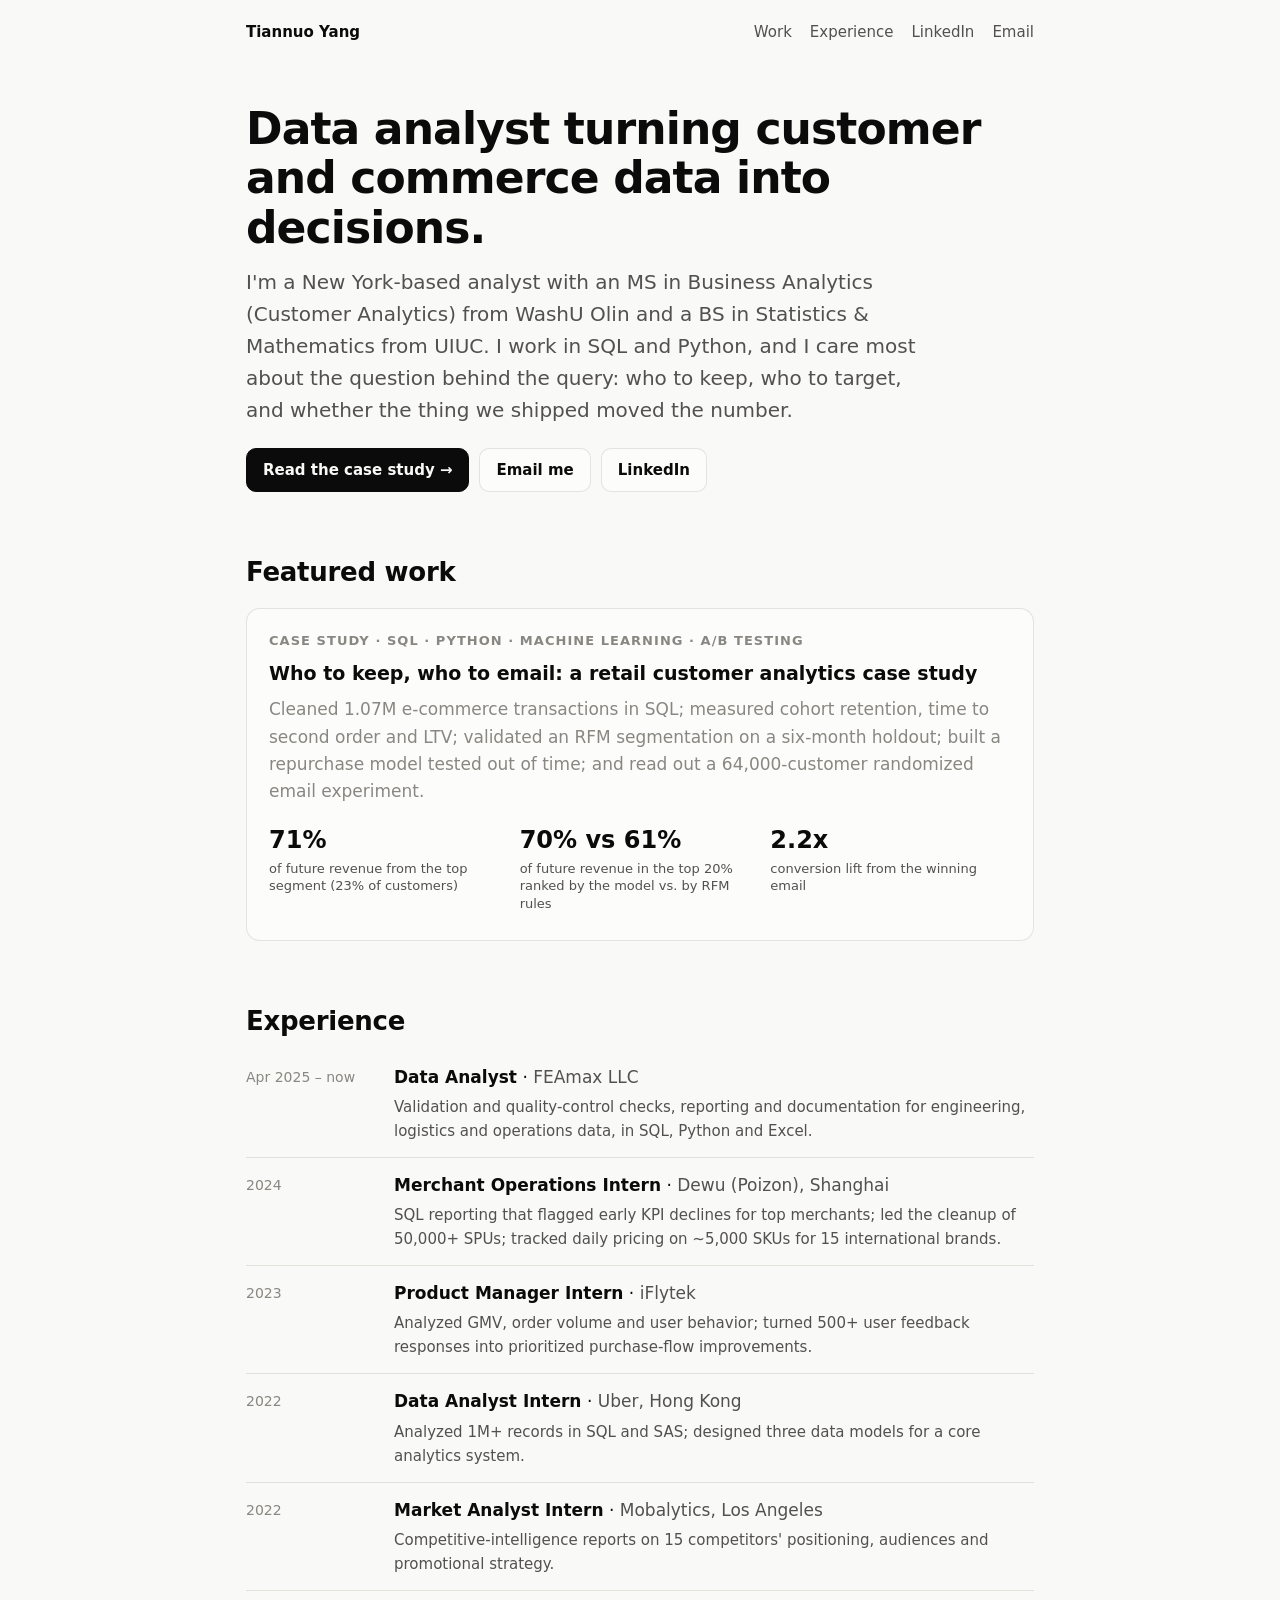
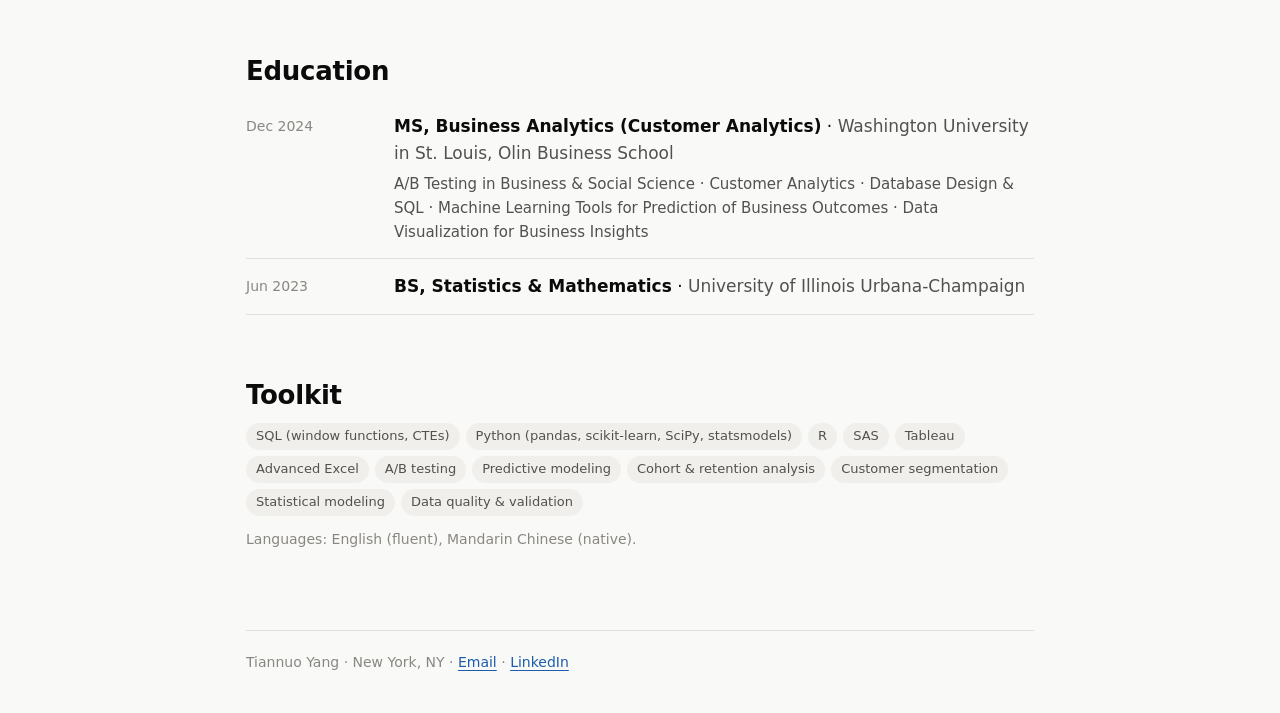
<file: index.html>
<!doctype html>
<html lang="en">
<head>
<meta charset="utf-8">
<meta name="viewport" content="width=device-width, initial-scale=1">
<title>Tiannuo Yang · Data Analyst</title>
<meta name="description" content="Tiannuo Yang is a New York-based data analyst working on customer, product and business analytics.">
<link rel="stylesheet" href="assets/style.css">
<script src="assets/site-config.js"></script>
</head>
<body>
<div class="wrap">
  <nav class="site-nav">
    <a class="brand" href="index.html">Tiannuo Yang</a>
    <div class="links">
      <a href="#work">Work</a>
      <a href="#experience">Experience</a>
      <a data-link="linkedin">LinkedIn</a>
      <a data-link="email">Email</a>
    </div>
  </nav>

  <header>
    <h1>Data analyst turning customer and commerce data into decisions.</h1>
    <p class="lede">I'm a New York-based analyst with an MS in Business Analytics (Customer Analytics) from WashU Olin and a BS in Statistics &amp; Mathematics from UIUC. I work in SQL and Python, and I care most about the question behind the query: who to keep, who to target, and whether the thing we shipped moved the number.</p>
    <div class="btn-row">
      <a class="btn primary" href="retail-customer-analytics.html">Read the case study →</a>
      <a class="btn" data-link="email">Email me</a>
      <a class="btn" data-link="linkedin">LinkedIn</a>
    </div>
  </header>

  <h2 id="work">Featured work</h2>
  <a class="card project-card" href="retail-customer-analytics.html">
    <p class="eyebrow">Case study · SQL · Python · Machine learning · A/B testing</p>
    <h3>Who to keep, who to email: a retail customer analytics case study</h3>
    <p class="muted" style="margin:0">Cleaned 1.07M e-commerce transactions in SQL; measured cohort retention, time to second order and LTV; validated an RFM segmentation on a six-month holdout; built a repurchase model tested out of time; and read out a 64,000-customer randomized email experiment.</p>
    <div class="kpis">
      <div><div class="value">71%</div><div class="label">of future revenue from the top segment (23% of customers)</div></div>
      <div><div class="value">70% vs 61%</div><div class="label">of future revenue in the top 20% ranked by the model vs. by RFM rules</div></div>
      <div><div class="value">2.2x</div><div class="label">conversion lift from the winning email</div></div>
    </div>
  </a>

  <h2 id="experience">Experience</h2>
  <ul class="timeline">
    <li>
      <div class="when">Apr 2025 – now</div>
      <div><span class="role">Data Analyst</span> · <span class="org">FEAmax LLC</span>
        <p>Validation and quality-control checks, reporting and documentation for engineering, logistics and operations data, in SQL, Python and Excel.</p></div>
    </li>
    <li>
      <div class="when">2024</div>
      <div><span class="role">Merchant Operations Intern</span> · <span class="org">Dewu (Poizon), Shanghai</span>
        <p>SQL reporting that flagged early KPI declines for top merchants; led the cleanup of 50,000+ SPUs; tracked daily pricing on ~5,000 SKUs for 15 international brands.</p></div>
    </li>
    <li>
      <div class="when">2023</div>
      <div><span class="role">Product Manager Intern</span> · <span class="org">iFlytek</span>
        <p>Analyzed GMV, order volume and user behavior; turned 500+ user feedback responses into prioritized purchase-flow improvements.</p></div>
    </li>
    <li>
      <div class="when">2022</div>
      <div><span class="role">Data Analyst Intern</span> · <span class="org">Uber, Hong Kong</span>
        <p>Analyzed 1M+ records in SQL and SAS; designed three data models for a core analytics system.</p></div>
    </li>
    <li>
      <div class="when">2022</div>
      <div><span class="role">Market Analyst Intern</span> · <span class="org">Mobalytics, Los Angeles</span>
        <p>Competitive-intelligence reports on 15 competitors' positioning, audiences and promotional strategy.</p></div>
    </li>
  </ul>

  <h2>Education</h2>
  <ul class="timeline">
    <li>
      <div class="when">Dec 2024</div>
      <div><span class="role">MS, Business Analytics (Customer Analytics)</span> · <span class="org">Washington University in St. Louis, Olin Business School</span>
        <p>A/B Testing in Business &amp; Social Science · Customer Analytics · Database Design &amp; SQL · Machine Learning Tools for Prediction of Business Outcomes · Data Visualization for Business Insights</p></div>
    </li>
    <li>
      <div class="when">Jun 2023</div>
      <div><span class="role">BS, Statistics &amp; Mathematics</span> · <span class="org">University of Illinois Urbana-Champaign</span></div>
    </li>
  </ul>

  <h2>Toolkit</h2>
  <ul class="tags">
    <li>SQL (window functions, CTEs)</li><li>Python (pandas, scikit-learn, SciPy, statsmodels)</li><li>R</li><li>SAS</li><li>Tableau</li><li>Advanced Excel</li>
    <li>A/B testing</li><li>Predictive modeling</li><li>Cohort &amp; retention analysis</li><li>Customer segmentation</li><li>Statistical modeling</li><li>Data quality &amp; validation</li>
  </ul>
  <p class="muted small">Languages: English (fluent), Mandarin Chinese (native).</p>

  <footer>
    Tiannuo Yang · New York, NY · <a data-link="email">Email</a> · <a data-link="linkedin">LinkedIn</a>
  </footer>
</div>
</body>
</html>
</file>
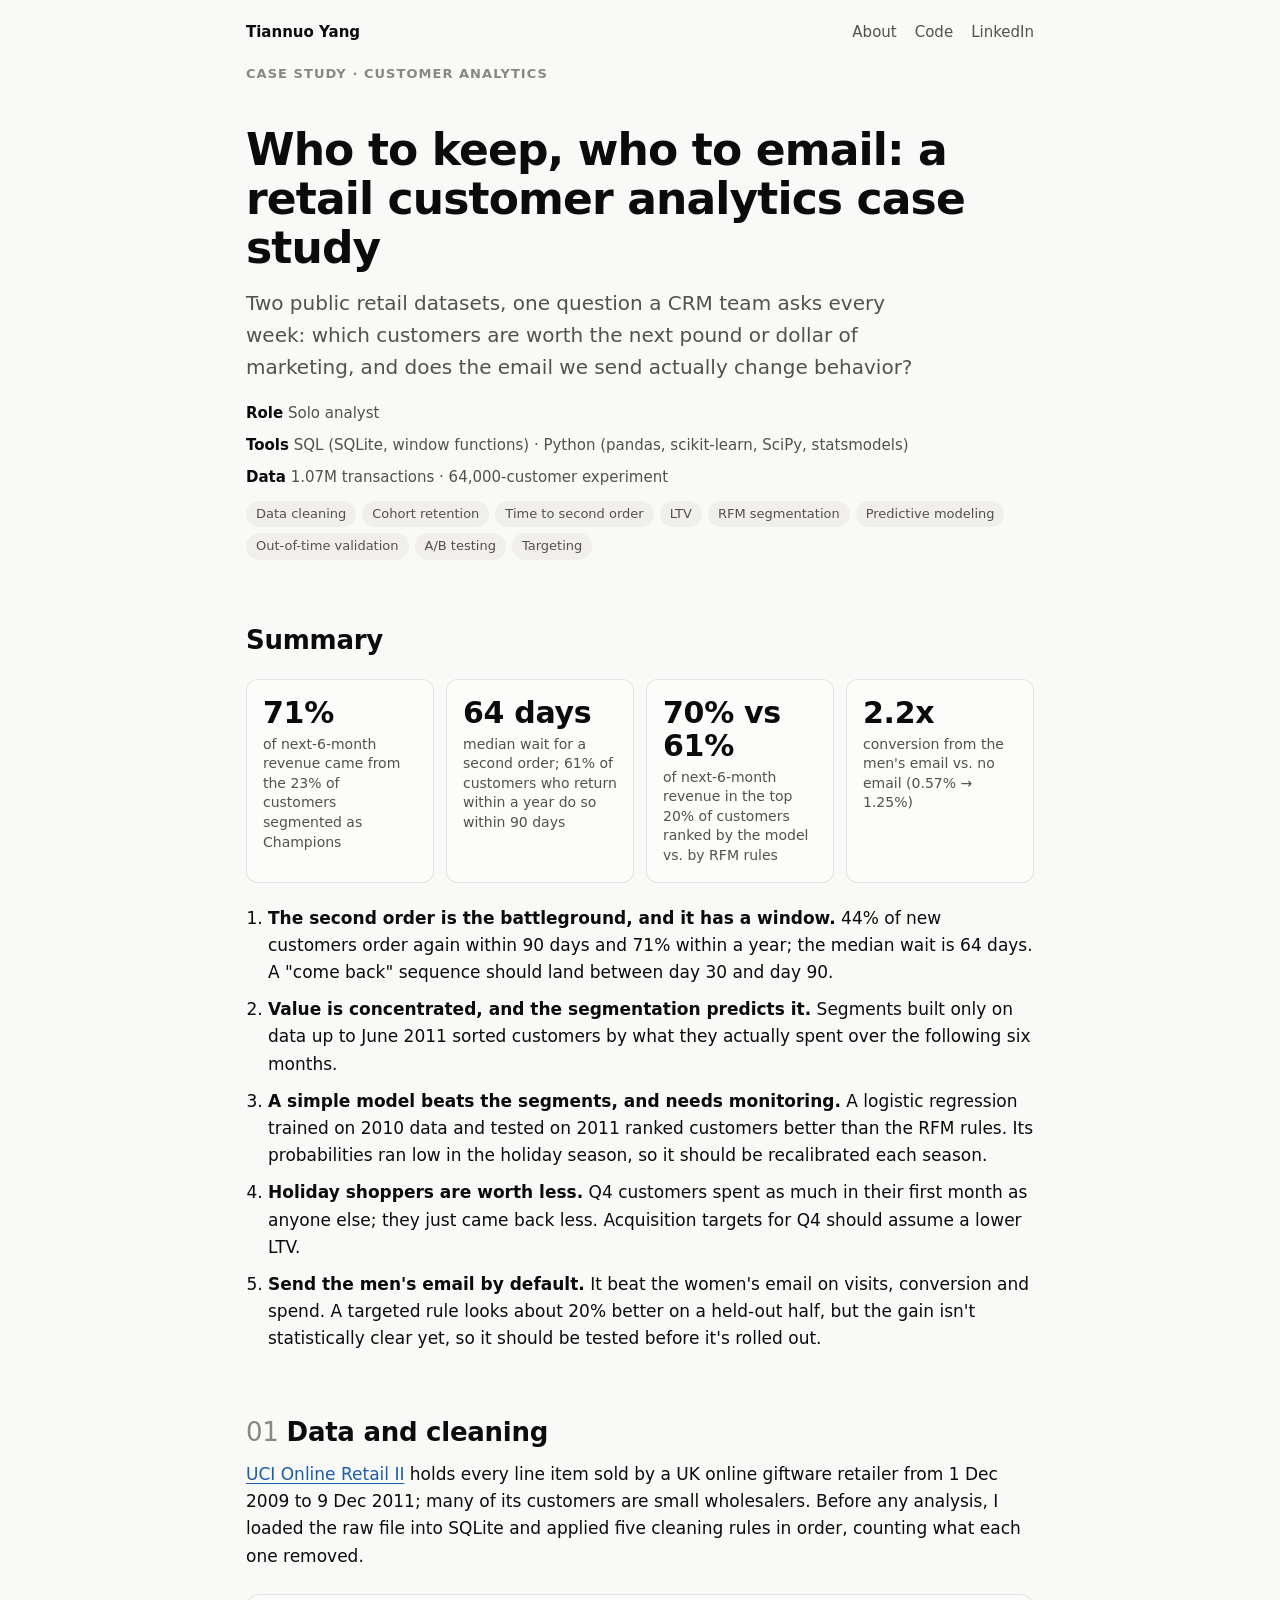
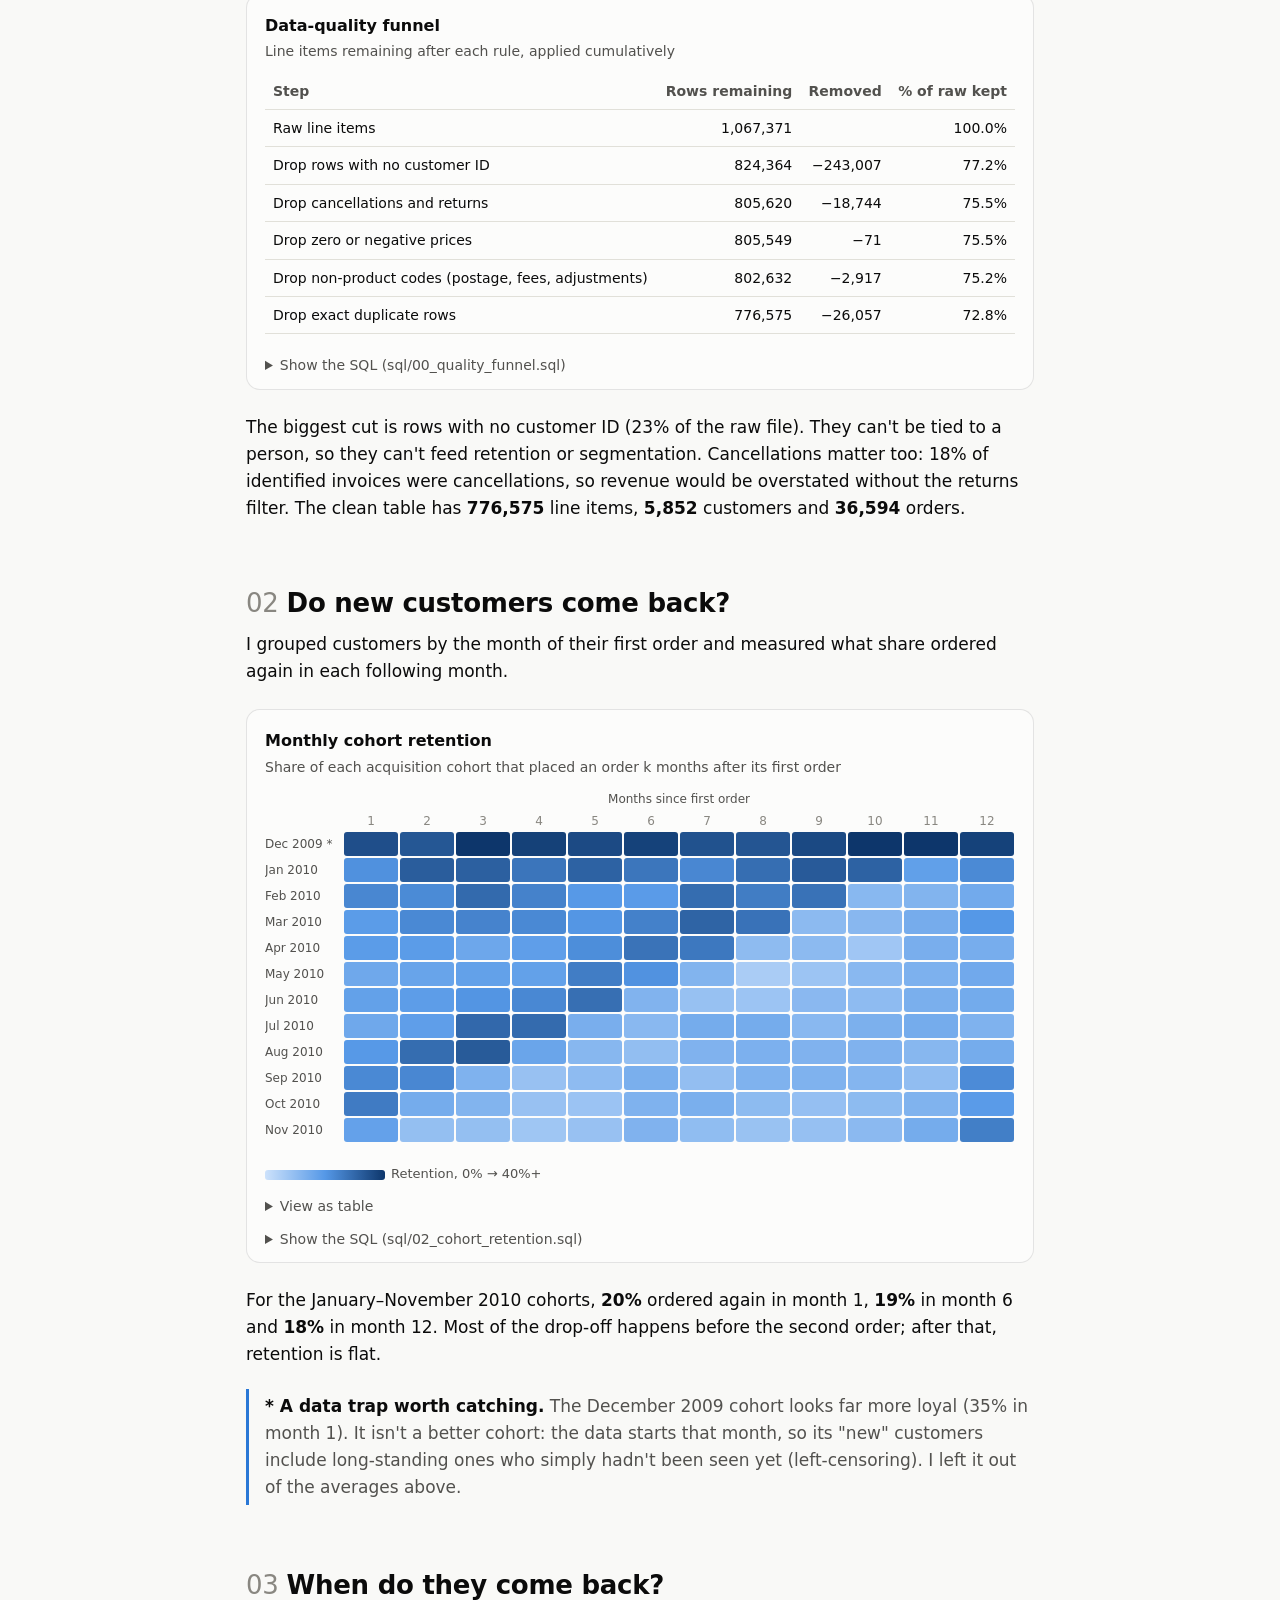
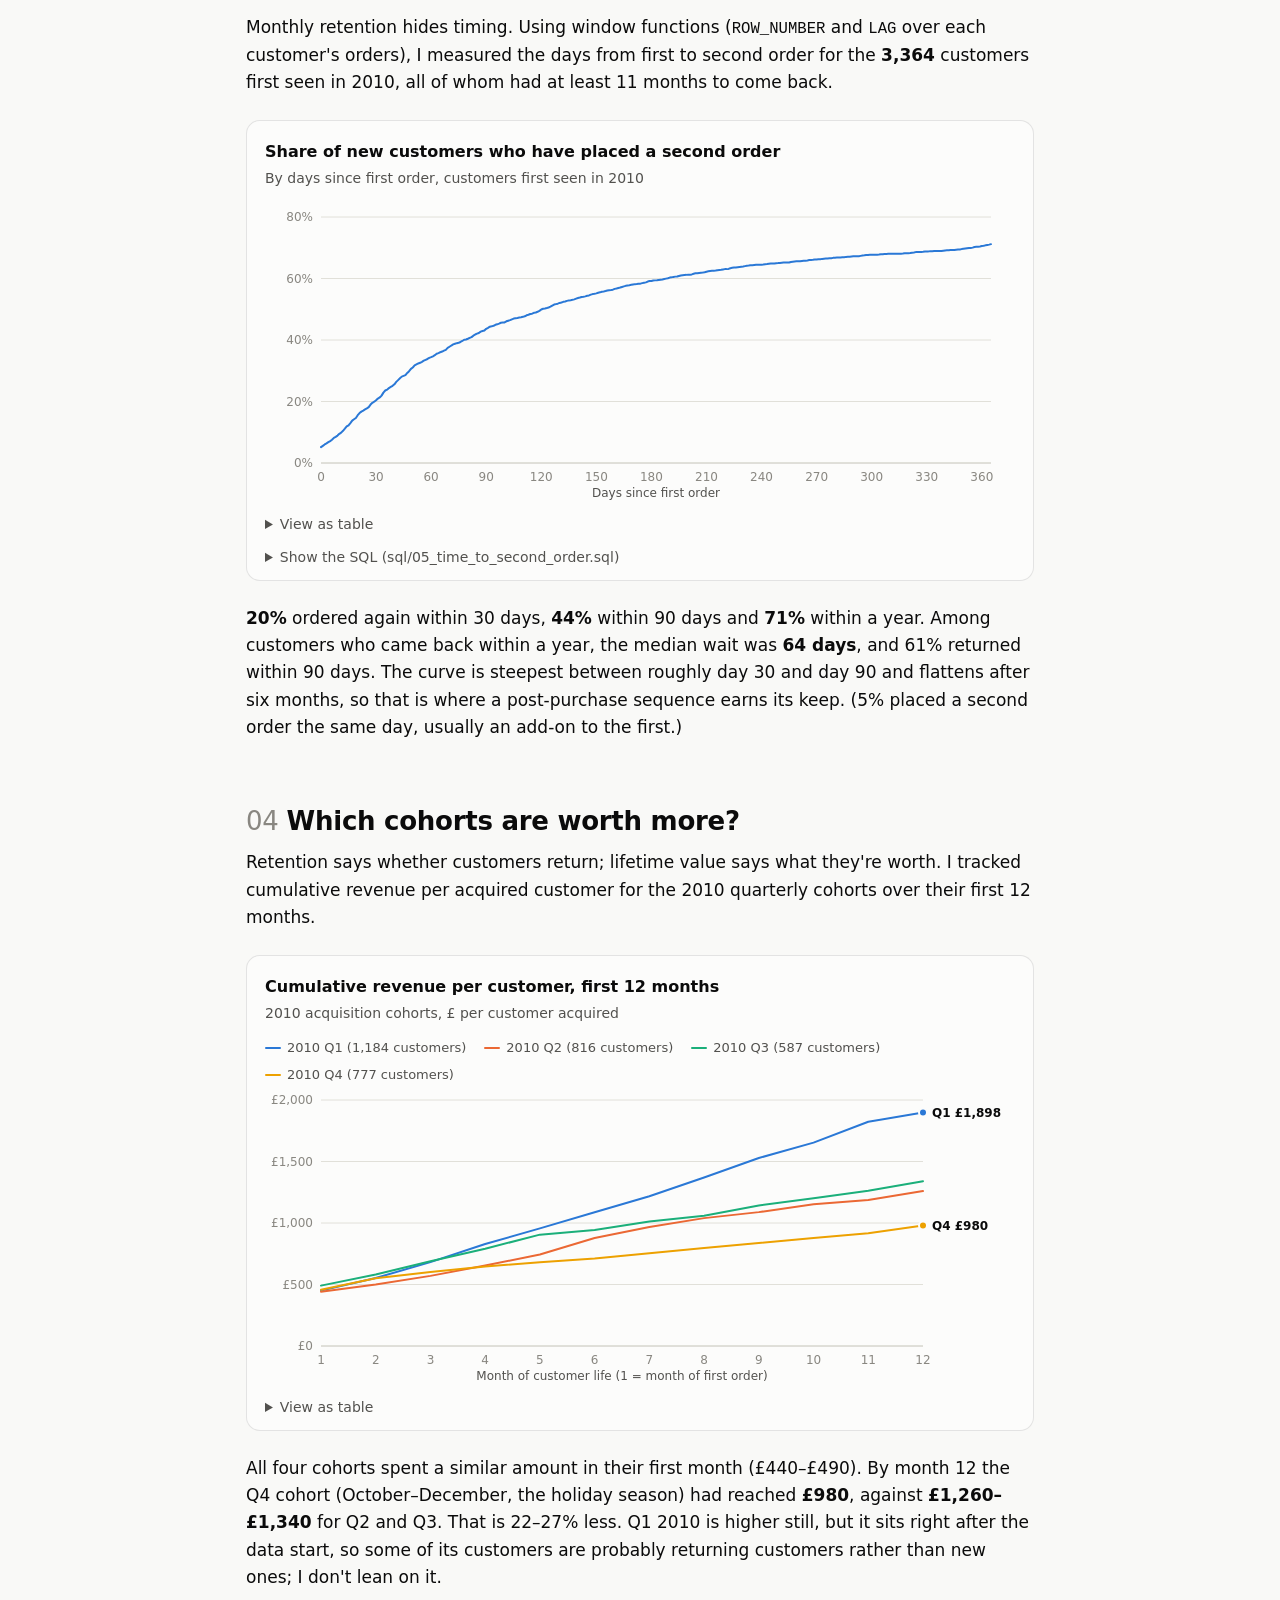
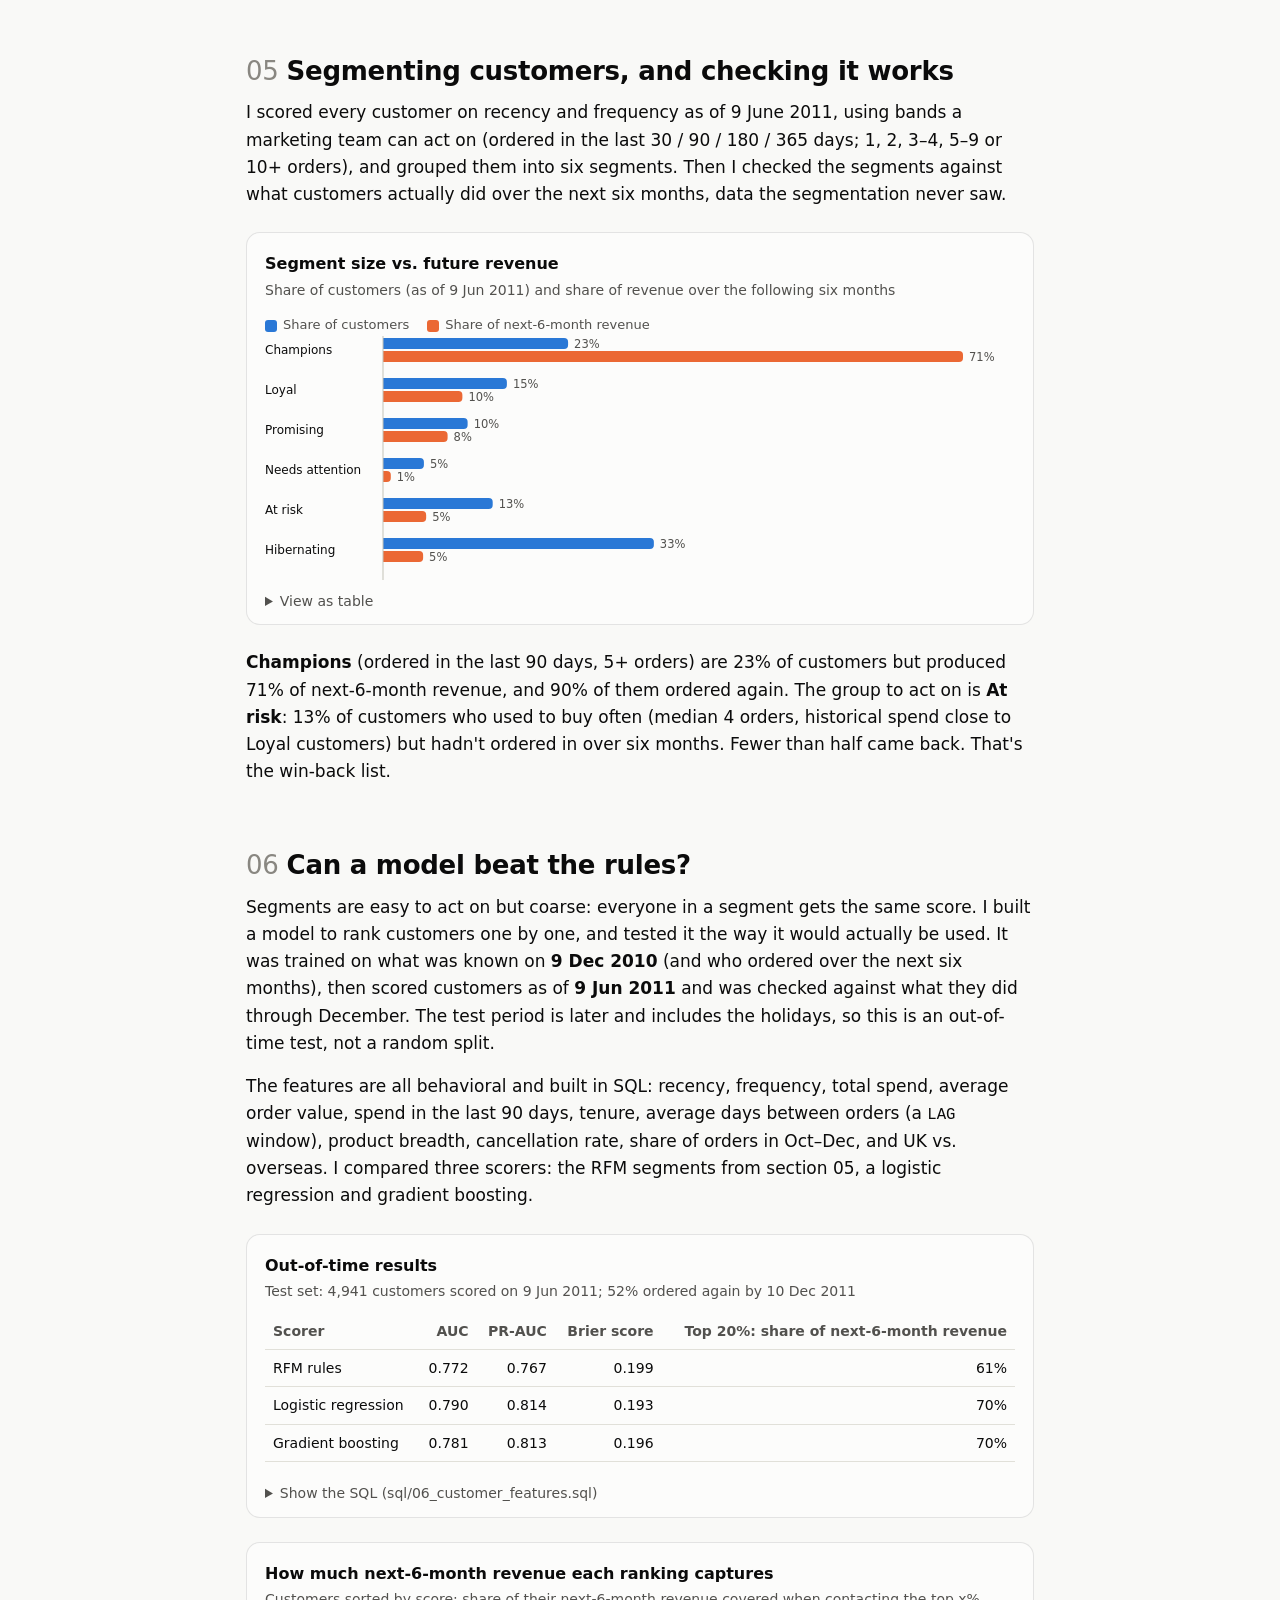
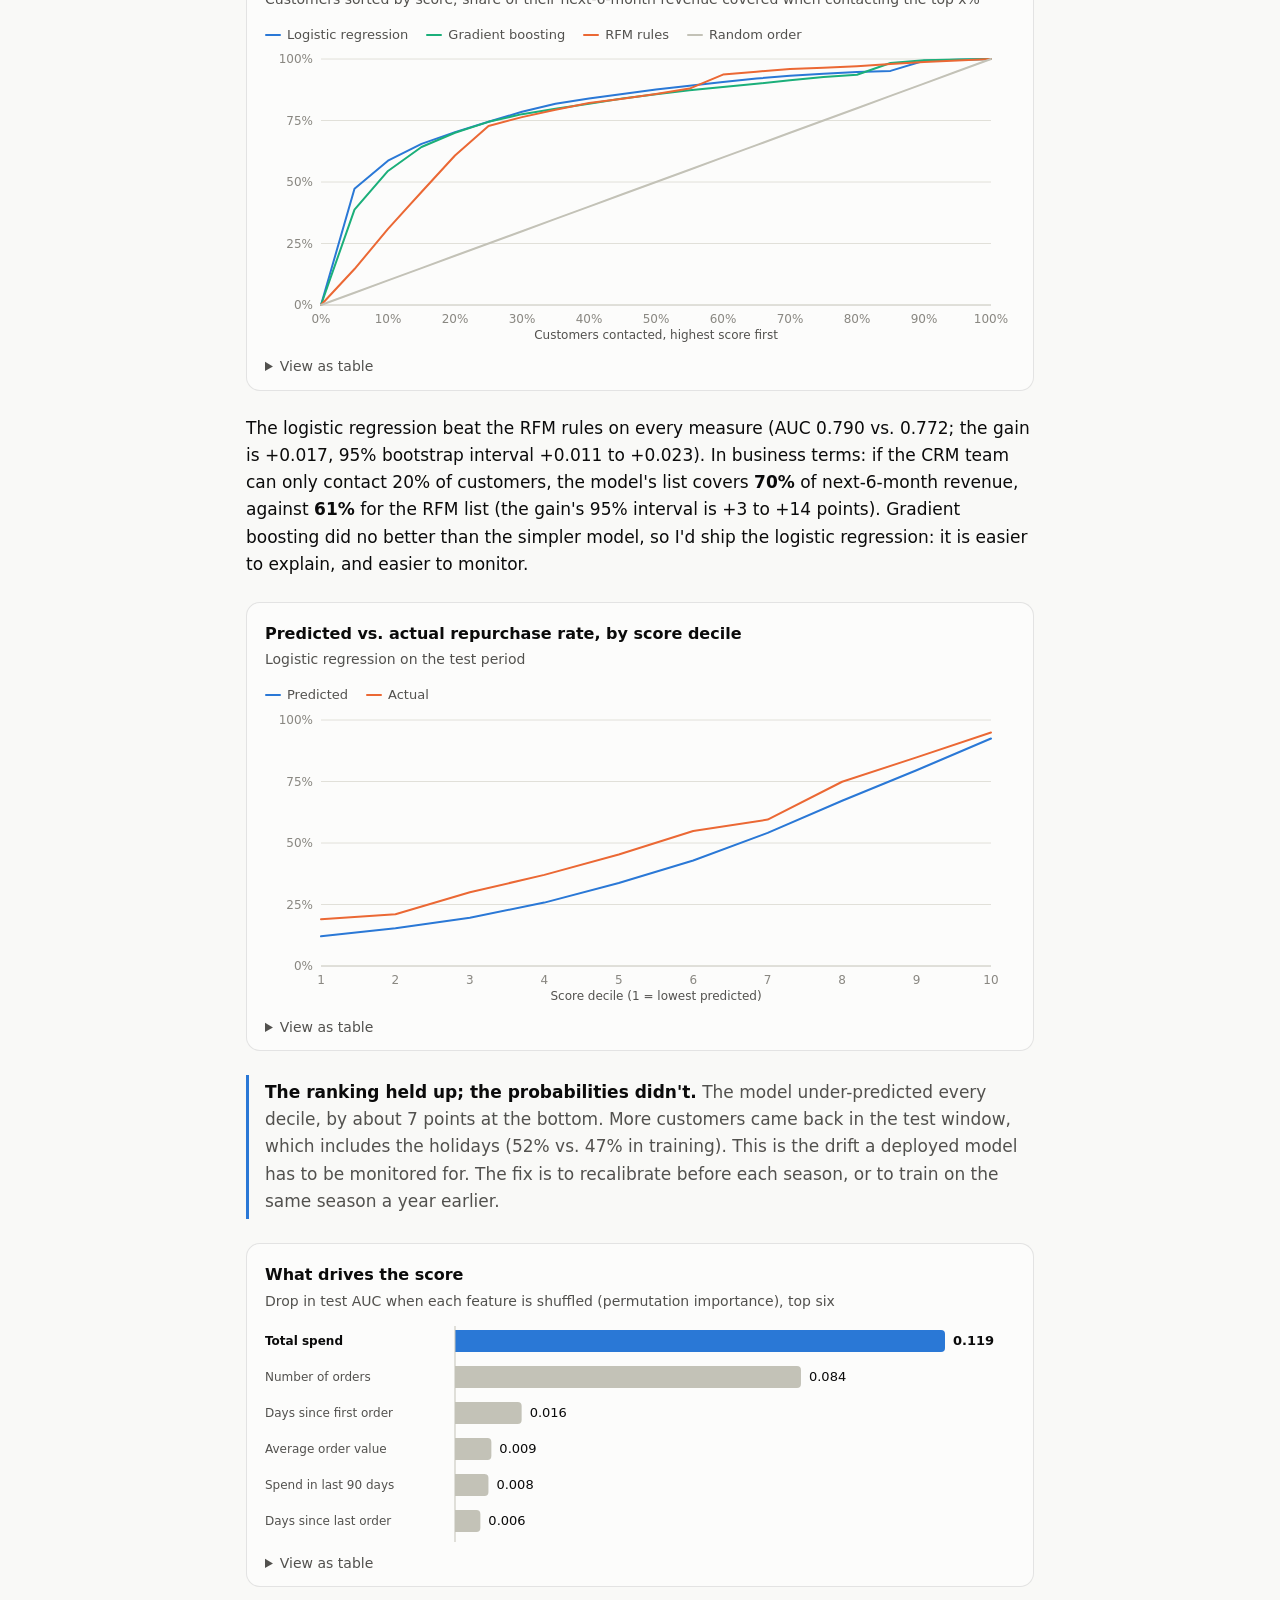
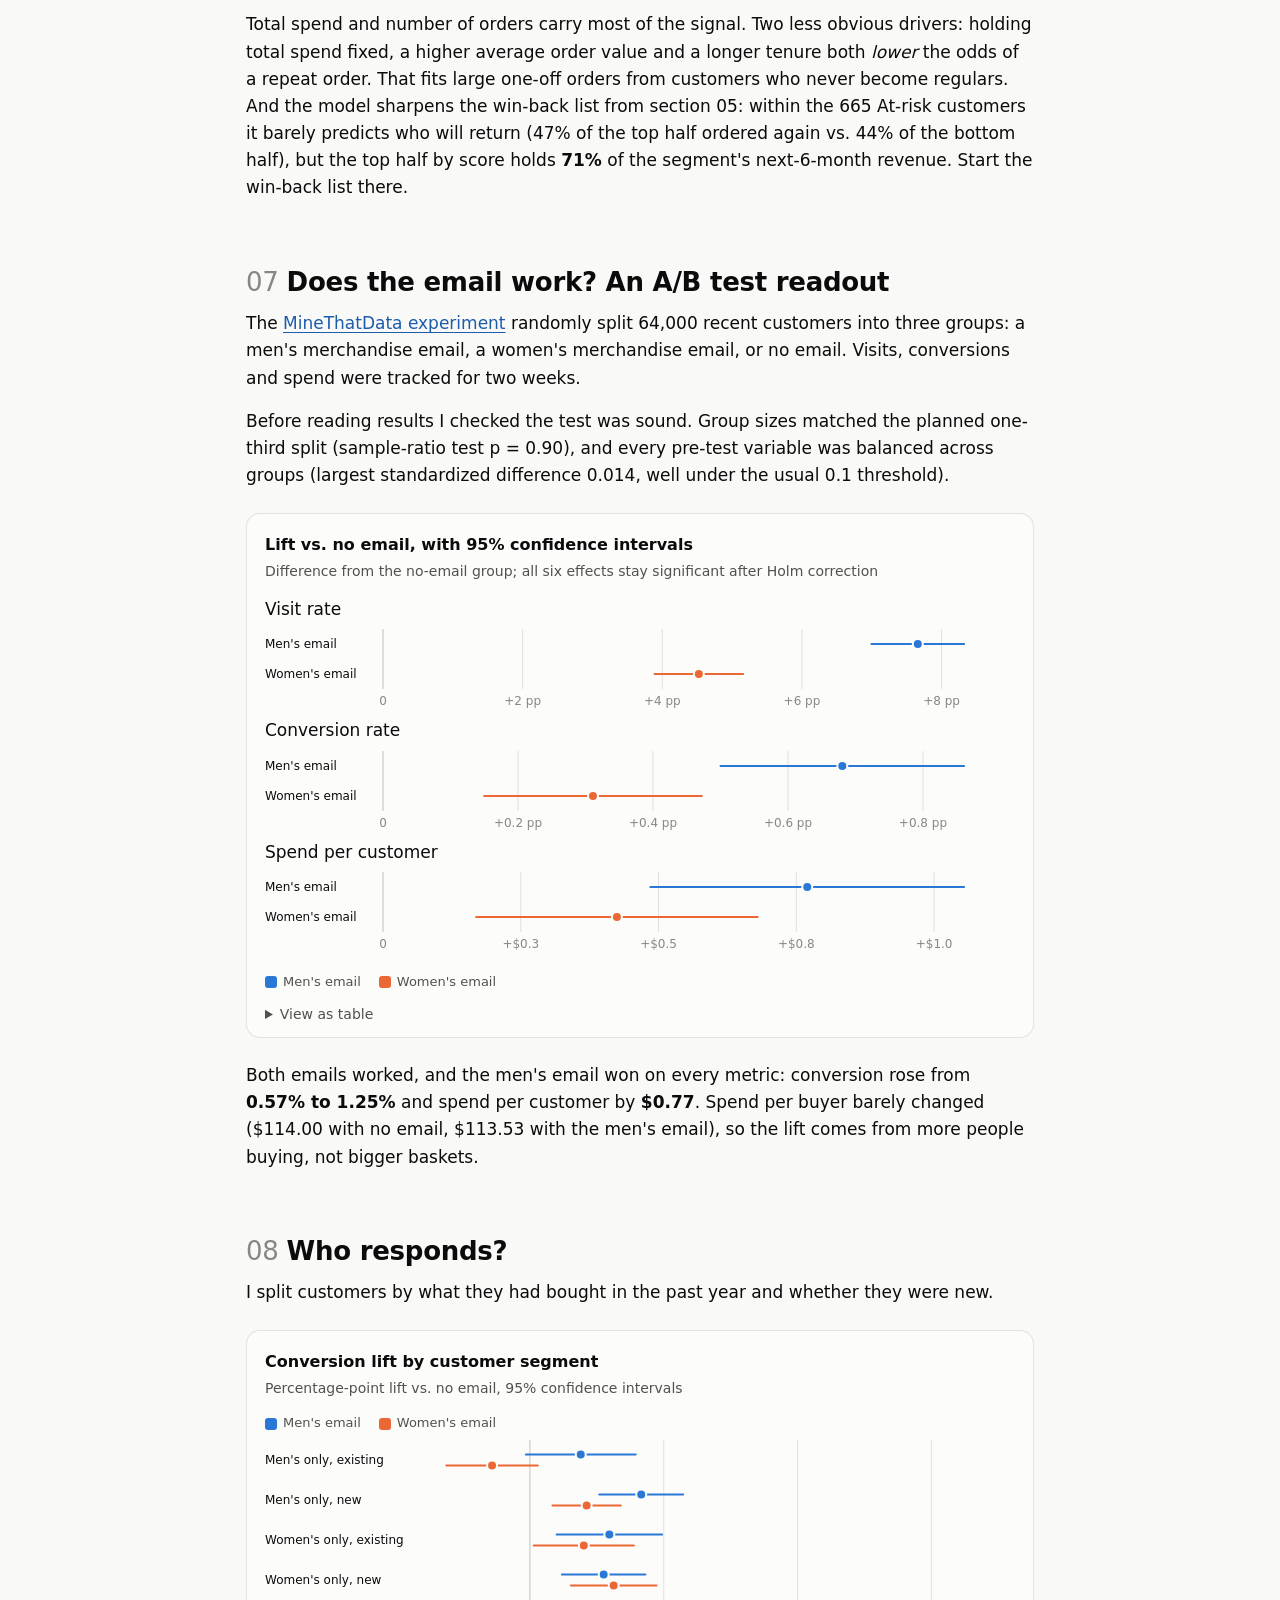
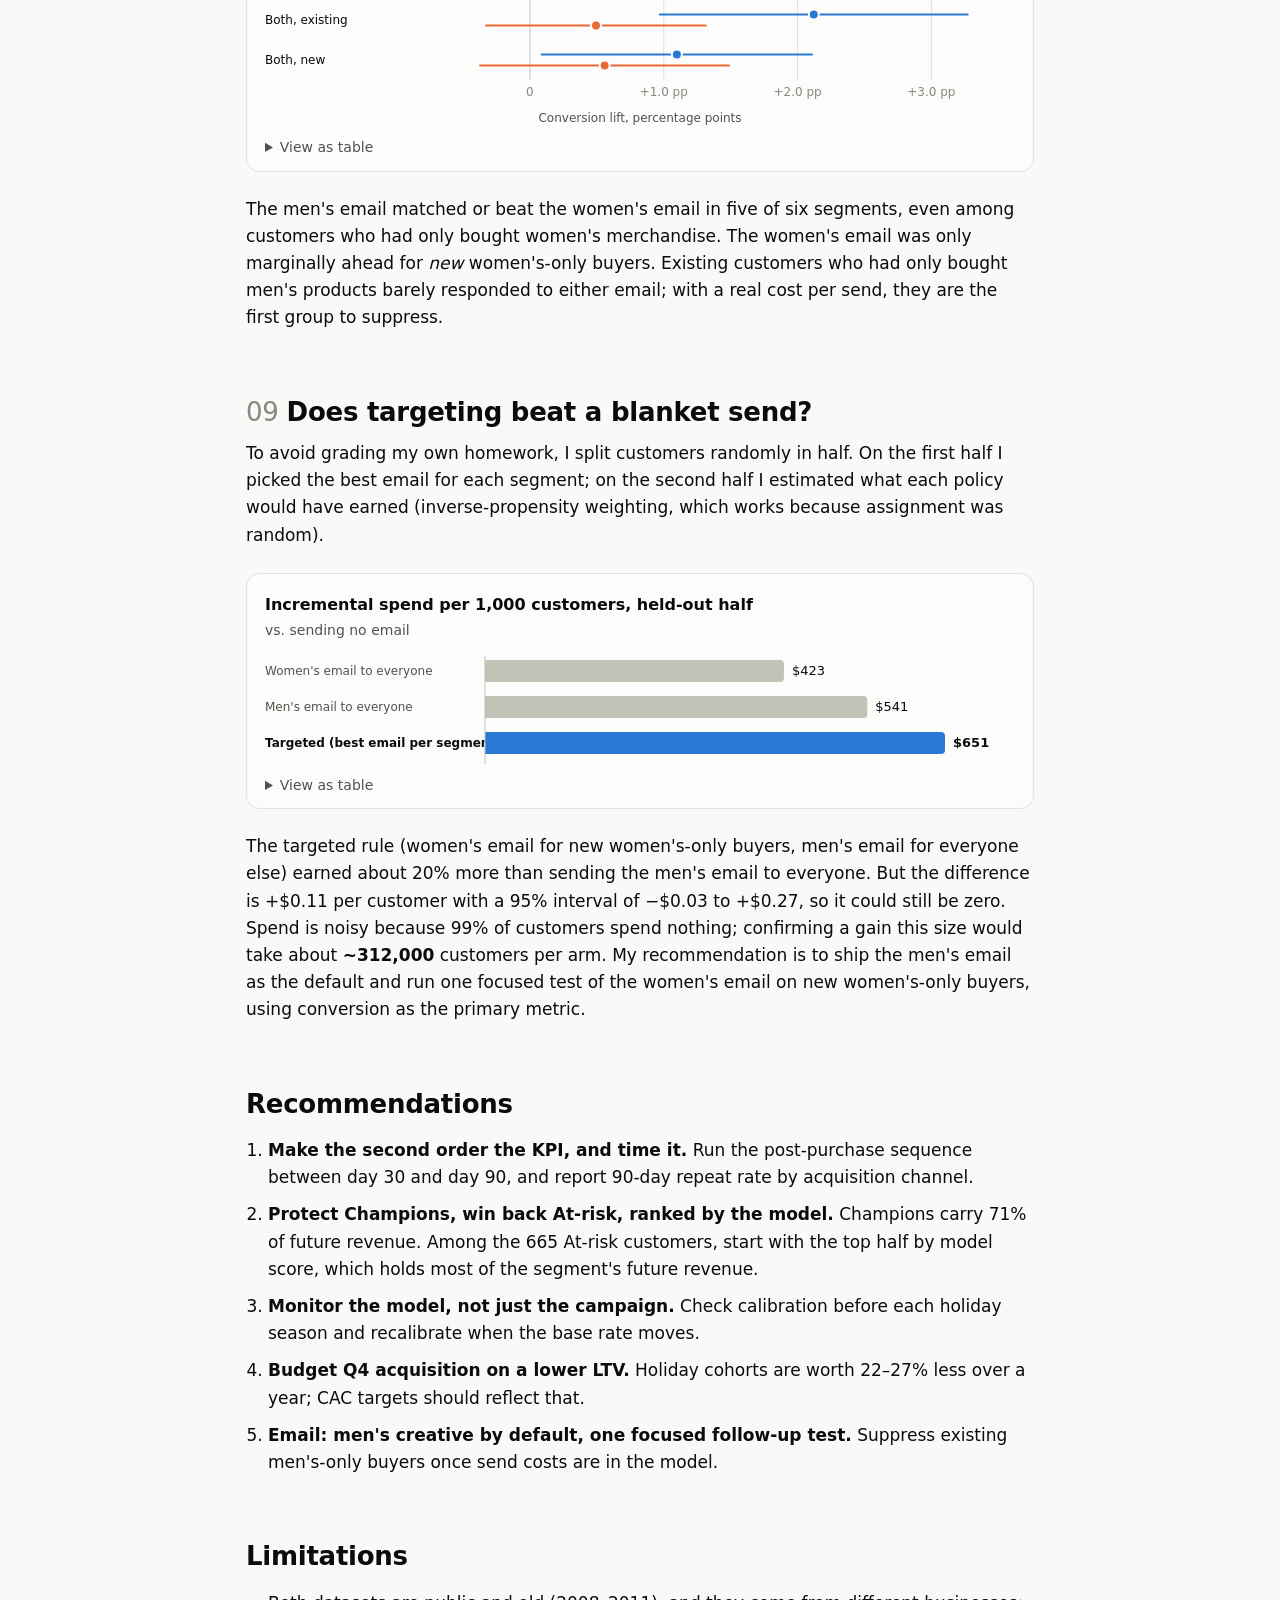
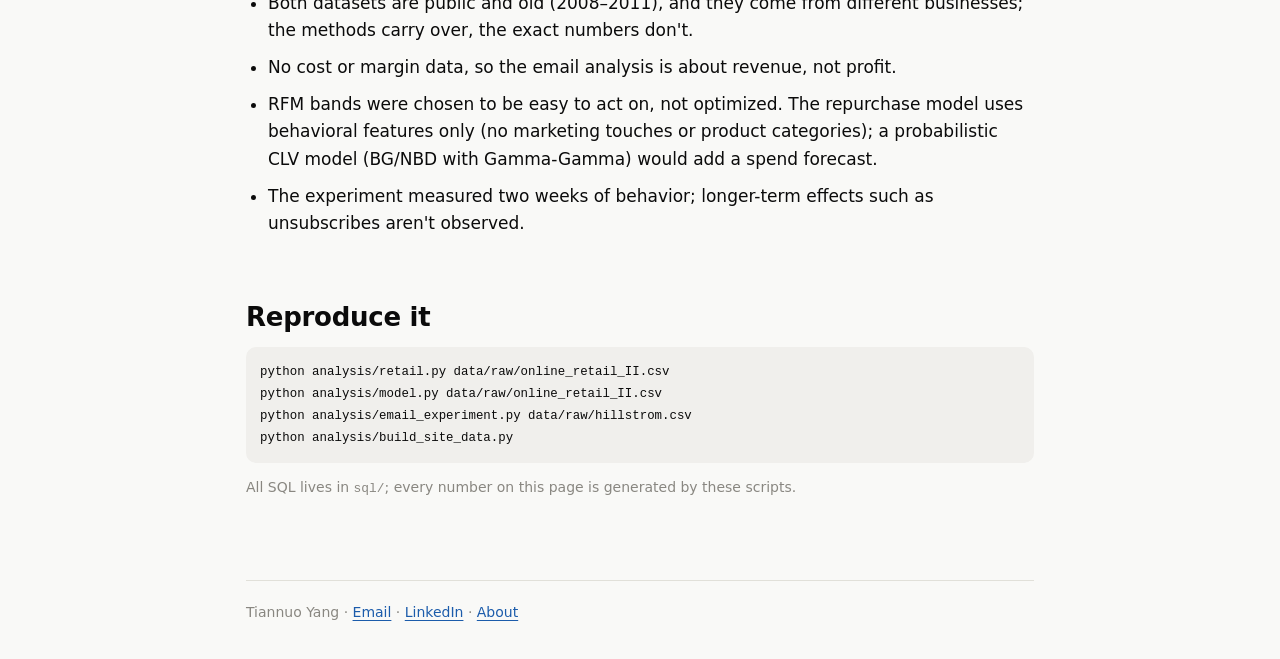
<file: retail-customer-analytics.html>
<!doctype html>
<html lang="en">
<head>
<meta charset="utf-8">
<meta name="viewport" content="width=device-width, initial-scale=1">
<title>Retail Customer Analytics · Tiannuo Yang</title>
<meta name="description" content="Cohort retention, time to second order, LTV, RFM segmentation, an out-of-time repurchase model and a 64,000-customer email A/B test readout on two public retail datasets.">
<link rel="stylesheet" href="assets/style.css">
<script src="assets/site-config.js"></script>
</head>
<body>
<div class="wrap">
  <nav class="site-nav">
    <a class="brand" href="index.html">Tiannuo Yang</a>
    <div class="links">
      <a href="index.html">About</a>
      <a data-link="github_repo">Code</a>
      <a data-link="tableau">Dashboard</a>
      <a data-link="linkedin">LinkedIn</a>
    </div>
  </nav>

  <header>
    <p class="eyebrow">Case study · Customer analytics</p>
    <h1>Who to keep, who to email: a retail customer analytics case study</h1>
    <p class="lede">Two public retail datasets, one question a CRM team asks every week: which customers are worth the next pound or dollar of marketing, and does the email we send actually change behavior?</p>
    <div class="meta-row">
      <span><strong>Role</strong> Solo analyst</span>
      <span><strong>Tools</strong> SQL (SQLite, window functions) · Python (pandas, scikit-learn, SciPy, statsmodels)</span>
      <span><strong>Data</strong> 1.07M transactions · 64,000-customer experiment</span>
    </div>
    <ul class="tags">
      <li>Data cleaning</li><li>Cohort retention</li><li>Time to second order</li><li>LTV</li><li>RFM segmentation</li><li>Predictive modeling</li><li>Out-of-time validation</li><li>A/B testing</li><li>Targeting</li>
    </ul>
  </header>

  <h2>Summary</h2>
  <div class="stats">
    <div class="stat"><div class="value">71%</div><div class="label">of next-6-month revenue came from the 23% of customers segmented as Champions</div></div>
    <div class="stat"><div class="value">64 days</div><div class="label">median wait for a second order; 61% of customers who return within a year do so within 90 days</div></div>
    <div class="stat"><div class="value">70% vs 61%</div><div class="label">of next-6-month revenue in the top 20% of customers ranked by the model vs. by RFM rules</div></div>
    <div class="stat"><div class="value">2.2x</div><div class="label">conversion from the men's email vs. no email (0.57% → 1.25%)</div></div>
  </div>
  <ol class="findings">
    <li><strong>The second order is the battleground, and it has a window.</strong> 44% of new customers order again within 90 days and 71% within a year; the median wait is 64 days. A "come back" sequence should land between day 30 and day 90.</li>
    <li><strong>Value is concentrated, and the segmentation predicts it.</strong> Segments built only on data up to June 2011 sorted customers by what they actually spent over the following six months.</li>
    <li><strong>A simple model beats the segments, and needs monitoring.</strong> A logistic regression trained on 2010 data and tested on 2011 ranked customers better than the RFM rules. Its probabilities ran low in the holiday season, so it should be recalibrated each season.</li>
    <li><strong>Holiday shoppers are worth less.</strong> Q4 customers spent as much in their first month as anyone else; they just came back less. Acquisition targets for Q4 should assume a lower LTV.</li>
    <li><strong>Send the men's email by default.</strong> It beat the women's email on visits, conversion and spend. A targeted rule looks about 20% better on a held-out half, but the gain isn't statistically clear yet, so it should be tested before it's rolled out.</li>
  </ol>

  <h2><span class="section-num">01</span>Data and cleaning</h2>
  <p><a href="https://archive.ics.uci.edu/dataset/502/online+retail+ii" rel="noopener">UCI Online Retail II</a> holds every line item sold by a UK online giftware retailer from 1 Dec 2009 to 9 Dec 2011; many of its customers are small wholesalers. Before any analysis, I loaded the raw file into SQLite and applied five cleaning rules in order, counting what each one removed.</p>
  <figure class="chart">
    <figcaption><div class="title">Data-quality funnel</div><div class="sub">Line items remaining after each rule, applied cumulatively</div></figcaption>
    <div class="table-scroll" id="funnel"></div>
    <details class="sql-block" data-sql="00_quality_funnel"></details>
  </figure>
  <p>The biggest cut is rows with no customer ID (23% of the raw file). They can't be tied to a person, so they can't feed retention or segmentation. Cancellations matter too: <span id="cancel-share"></span> of identified invoices were cancellations, so revenue would be overstated without the returns filter. The clean table has <strong id="clean-rows"></strong> line items, <strong id="clean-cust"></strong> customers and <strong id="clean-orders"></strong> orders.</p>

  <h2><span class="section-num">02</span>Do new customers come back?</h2>
  <p>I grouped customers by the month of their first order and measured what share ordered again in each following month.</p>
  <figure class="chart">
    <figcaption><div class="title">Monthly cohort retention</div><div class="sub">Share of each acquisition cohort that placed an order k months after its first order</div></figcaption>
    <div class="viz" id="heatmap"></div>
    <details class="sql-block" data-sql="02_cohort_retention"></details>
  </figure>
  <p>For the January–November 2010 cohorts, <strong id="m1"></strong> ordered again in month 1, <strong id="m6"></strong> in month 6 and <strong id="m12"></strong> in month 12. Most of the drop-off happens before the second order; after that, retention is flat.</p>
  <div class="callout"><strong>* A data trap worth catching.</strong> The December 2009 cohort looks far more loyal (<span id="dec-m1"></span> in month 1). It isn't a better cohort: the data starts that month, so its "new" customers include long-standing ones who simply hadn't been seen yet (left-censoring). I left it out of the averages above.</div>

  <h2><span class="section-num">03</span>When do they come back?</h2>
  <p>Monthly retention hides timing. Using window functions (<code>ROW_NUMBER</code> and <code>LAG</code> over each customer's orders), I measured the days from first to second order for the <strong id="so-n"></strong> customers first seen in 2010, all of whom had at least 11 months to come back.</p>
  <figure class="chart">
    <figcaption><div class="title">Share of new customers who have placed a second order</div><div class="sub">By days since first order, customers first seen in 2010</div></figcaption>
    <div class="viz" id="second"></div>
    <details class="sql-block" data-sql="05_time_to_second_order"></details>
  </figure>
  <p><strong id="so-30"></strong> ordered again within 30 days, <strong id="so-90"></strong> within 90 days and <strong id="so-365"></strong> within a year. Among customers who came back within a year, the median wait was <strong id="so-median"></strong>, and <span id="so-share90"></span> returned within 90 days. The curve is steepest between roughly day 30 and day 90 and flattens after six months, so that is where a post-purchase sequence earns its keep. (<span id="so-same"></span> placed a second order the same day, usually an add-on to the first.)</p>

  <h2><span class="section-num">04</span>Which cohorts are worth more?</h2>
  <p>Retention says whether customers return; lifetime value says what they're worth. I tracked cumulative revenue per acquired customer for the 2010 quarterly cohorts over their first 12 months.</p>
  <figure class="chart">
    <figcaption><div class="title">Cumulative revenue per customer, first 12 months</div><div class="sub">2010 acquisition cohorts, £ per customer acquired</div></figcaption>
    <div class="viz" id="ltv"></div>
  </figure>
  <p>All four cohorts spent a similar amount in their first month (£440–£490). By month 12 the Q4 cohort (October–December, the holiday season) had reached <strong id="q4"></strong>, against <strong id="q2q3"></strong> for Q2 and Q3. That is 22–27% less. Q1 2010 is higher still, but it sits right after the data start, so some of its customers are probably returning customers rather than new ones; I don't lean on it.</p>

  <h2><span class="section-num">05</span>Segmenting customers, and checking it works</h2>
  <p>I scored every customer on recency and frequency as of 9 June 2011, using bands a marketing team can act on (ordered in the last 30 / 90 / 180 / 365 days; 1, 2, 3–4, 5–9 or 10+ orders), and grouped them into six segments. Then I checked the segments against what customers actually did over the next six months, data the segmentation never saw.</p>
  <figure class="chart">
    <figcaption><div class="title">Segment size vs. future revenue</div><div class="sub">Share of customers (as of 9 Jun 2011) and share of revenue over the following six months</div></figcaption>
    <div class="viz" id="rfm"></div>
  </figure>
  <p><strong>Champions</strong> (ordered in the last 90 days, 5+ orders) are 23% of customers but produced 71% of next-6-month revenue, and 90% of them ordered again. The group to act on is <strong>At risk</strong>: 13% of customers who used to buy often (median 4 orders, historical spend close to Loyal customers) but hadn't ordered in over six months. Fewer than half came back. That's the win-back list.</p>

  <h2><span class="section-num">06</span>Can a model beat the rules?</h2>
  <p>Segments are easy to act on but coarse: everyone in a segment gets the same score. I built a model to rank customers one by one, and tested it the way it would actually be used. It was trained on what was known on <strong>9 Dec 2010</strong> (and who ordered over the next six months), then scored customers as of <strong>9 Jun 2011</strong> and was checked against what they did through December. The test period is later and includes the holidays, so this is an out-of-time test, not a random split.</p>
  <p>The features are all behavioral and built in SQL: recency, frequency, total spend, average order value, spend in the last 90 days, tenure, average days between orders (a <code>LAG</code> window), product breadth, cancellation rate, share of orders in Oct–Dec, and UK vs. overseas. I compared three scorers: the RFM segments from section 05, a logistic regression and gradient boosting.</p>
  <figure class="chart">
    <figcaption><div class="title">Out-of-time results</div><div class="sub">Test set: <span id="mt-n"></span> customers scored on 9 Jun 2011; <span id="mt-base"></span> ordered again by 10 Dec 2011</div></figcaption>
    <div class="table-scroll" id="model-table"></div>
    <details class="sql-block" data-sql="06_customer_features"></details>
  </figure>
  <figure class="chart">
    <figcaption><div class="title">How much next-6-month revenue each ranking captures</div><div class="sub">Customers sorted by score; share of their next-6-month revenue covered when contacting the top x%</div></figcaption>
    <div class="viz" id="gains"></div>
  </figure>
  <p>The logistic regression beat the RFM rules on every measure (AUC <span id="auc-l"></span> vs. <span id="auc-r"></span>; the gain is <span id="auc-gain"></span>, 95% bootstrap interval <span id="auc-ci"></span>). In business terms: if the CRM team can only contact 20% of customers, the model's list covers <strong id="cap-l"></strong> of next-6-month revenue, against <strong id="cap-r"></strong> for the RFM list (the gain's 95% interval is <span id="cap-ci"></span>). Gradient boosting did no better than the simpler model, so I'd ship the logistic regression: it is easier to explain, and easier to monitor.</p>
  <figure class="chart">
    <figcaption><div class="title">Predicted vs. actual repurchase rate, by score decile</div><div class="sub">Logistic regression on the test period</div></figcaption>
    <div class="viz" id="calib"></div>
  </figure>
  <div class="callout"><strong>The ranking held up; the probabilities didn't.</strong> The model under-predicted every decile, by about <span id="calib-gap"></span> at the bottom. More customers came back in the test window, which includes the holidays (<span id="base-test"></span> vs. <span id="base-train"></span> in training). This is the drift a deployed model has to be monitored for. The fix is to recalibrate before each season, or to train on the same season a year earlier.</div>
  <figure class="chart">
    <figcaption><div class="title">What drives the score</div><div class="sub">Drop in test AUC when each feature is shuffled (permutation importance), top six</div></figcaption>
    <div class="viz" id="importance"></div>
  </figure>
  <p>Total spend and number of orders carry most of the signal. Two less obvious drivers: holding total spend fixed, a higher average order value and a longer tenure both <em>lower</em> the odds of a repeat order. That fits large one-off orders from customers who never become regulars. And the model sharpens the win-back list from section 05: within the <span id="ar-n"></span> At-risk customers it barely predicts who will return (<span id="ar-top"></span> vs. <span id="ar-bottom"></span>), but the top half by score holds <strong id="ar-rev"></strong> of the segment's next-6-month revenue. Start the win-back list there.</p>

  <h2><span class="section-num">07</span>Does the email work? An A/B test readout</h2>
  <p>The <a href="https://blog.minethatdata.com/2008/03/minethatdata-e-mail-analytics-and-data.html" rel="noopener">MineThatData experiment</a> randomly split 64,000 recent customers into three groups: a men's merchandise email, a women's merchandise email, or no email. Visits, conversions and spend were tracked for two weeks.</p>
  <p>Before reading results I checked the test was sound. Group sizes matched the planned one-third split (sample-ratio test p = <span id="srm"></span>), and every pre-test variable was balanced across groups (largest standardized difference <span id="smd"></span>, well under the usual 0.1 threshold).</p>
  <figure class="chart">
    <figcaption><div class="title">Lift vs. no email, with 95% confidence intervals</div><div class="sub">Difference from the no-email group; all six effects stay significant after Holm correction</div></figcaption>
    <div class="viz" id="effects"></div>
  </figure>
  <p>Both emails worked, and the men's email won on every metric: conversion rose from <strong>0.57% to 1.25%</strong> and spend per customer by <strong>$0.77</strong>. Spend per buyer barely changed (<span id="aov"></span>), so the lift comes from more people buying, not bigger baskets.</p>

  <h2><span class="section-num">08</span>Who responds?</h2>
  <p>I split customers by what they had bought in the past year and whether they were new.</p>
  <figure class="chart">
    <figcaption><div class="title">Conversion lift by customer segment</div><div class="sub">Percentage-point lift vs. no email, 95% confidence intervals</div></figcaption>
    <div class="viz" id="hetero"></div>
  </figure>
  <p>The men's email matched or beat the women's email in five of six segments, even among customers who had only bought women's merchandise. The women's email was only marginally ahead for <em>new</em> women's-only buyers. Existing customers who had only bought men's products barely responded to either email; with a real cost per send, they are the first group to suppress.</p>

  <h2><span class="section-num">09</span>Does targeting beat a blanket send?</h2>
  <p>To avoid grading my own homework, I split customers randomly in half. On the first half I picked the best email for each segment; on the second half I estimated what each policy would have earned (inverse-propensity weighting, which works because assignment was random).</p>
  <figure class="chart">
    <figcaption><div class="title">Incremental spend per 1,000 customers, held-out half</div><div class="sub">vs. sending no email</div></figcaption>
    <div class="viz" id="policy"></div>
  </figure>
  <p>The targeted rule (women's email for new women's-only buyers, men's email for everyone else) earned about 20% more than sending the men's email to everyone. But the difference is <span id="policy-diff"></span> per customer with a 95% interval of <span id="policy-ci"></span>, so it could still be zero. Spend is noisy because 99% of customers spend nothing; confirming a gain this size would take about <strong id="followup"></strong> customers per arm. My recommendation is to ship the men's email as the default and run one focused test of the women's email on new women's-only buyers, using conversion as the primary metric.</p>

  <h2>Recommendations</h2>
  <ol class="findings">
    <li><strong>Make the second order the KPI, and time it.</strong> Run the post-purchase sequence between day 30 and day 90, and report 90-day repeat rate by acquisition channel.</li>
    <li><strong>Protect Champions, win back At-risk, ranked by the model.</strong> Champions carry 71% of future revenue. Among the 665 At-risk customers, start with the top half by model score, which holds most of the segment's future revenue.</li>
    <li><strong>Monitor the model, not just the campaign.</strong> Check calibration before each holiday season and recalibrate when the base rate moves.</li>
    <li><strong>Budget Q4 acquisition on a lower LTV.</strong> Holiday cohorts are worth 22–27% less over a year; CAC targets should reflect that.</li>
    <li><strong>Email: men's creative by default, one focused follow-up test.</strong> Suppress existing men's-only buyers once send costs are in the model.</li>
  </ol>

  <h2>Limitations</h2>
  <ul class="plain">
    <li>Both datasets are public and old (2008–2011), and they come from different businesses; the methods carry over, the exact numbers don't.</li>
    <li>No cost or margin data, so the email analysis is about revenue, not profit.</li>
    <li>RFM bands were chosen to be easy to act on, not optimized. The repurchase model uses behavioral features only (no marketing touches or product categories); a probabilistic CLV model (BG/NBD with Gamma-Gamma) would add a spend forecast.</li>
    <li>The experiment measured two weeks of behavior; longer-term effects such as unsubscribes aren't observed.</li>
  </ul>

  <h2>Reproduce it</h2>
  <pre><code>python analysis/retail.py data/raw/online_retail_II.csv
python analysis/model.py data/raw/online_retail_II.csv
python analysis/email_experiment.py data/raw/hillstrom.csv
python analysis/build_site_data.py</code></pre>
  <p class="small muted">All SQL lives in <code>sql/</code>; every number on this page is generated by these scripts.</p>

  <footer>
    Tiannuo Yang · <a data-link="email">Email</a> · <a data-link="linkedin">LinkedIn</a> · <a href="index.html">About</a>
  </footer>
</div>

<script src="assets/data.js"></script>
<script src="assets/charts.js"></script>
<script>
(function () {
  const D = window.SITE_DATA, R = D.retail, E = D.experiment, M = D.model, C = window.Charts;
  const pct = (v, d = 1) => (v * 100).toFixed(d) + "%";
  const num = (v) => Math.round(v).toLocaleString("en-US");
  const gbp = (v) => "£" + Math.round(v).toLocaleString("en-US");
  const usd = (v, d = 2) => (v < 0 ? "−$" : "$") + Math.abs(v).toFixed(d);
  const set = (id, txt) => { const n = document.getElementById(id); if (n) n.textContent = txt; };
  const MONTHS = ["Jan","Feb","Mar","Apr","May","Jun","Jul","Aug","Sep","Oct","Nov","Dec"];
  const monthName = (ym) => MONTHS[+ym.slice(5) - 1] + " " + ym.slice(0, 4);

  // 01 funnel table
  const f = R.funnel;
  const t = document.createElement("table");
  const head = document.createElement("tr");
  ["Step", "Rows remaining", "Removed", "% of raw kept"].forEach((h) => { const th = document.createElement("th"); th.textContent = h; head.appendChild(th); });
  t.appendChild(head);
  f.forEach((r, i) => {
    const tr = document.createElement("tr");
    [r.rule, num(r.rows_remaining), i ? "−" + num(f[i - 1].rows_remaining - r.rows_remaining) : "", pct(r.rows_remaining / f[0].rows_remaining)]
      .forEach((c) => { const td = document.createElement("td"); td.textContent = c; tr.appendChild(td); });
    t.appendChild(tr);
  });
  document.getElementById("funnel").appendChild(t);
  set("cancel-share", pct(R.kpis.cancelled_invoice_share, 0));
  set("clean-rows", num(R.kpis.clean_rows));
  set("clean-cust", num(R.kpis.customers));
  set("clean-orders", num(R.kpis.orders));

  // 02 retention heatmap
  const ret = R.retention, cohorts = ret.cohorts, cols = Array.from({ length: 12 }, (_, i) => i + 1);
  const hm = document.getElementById("heatmap");
  C.heatmap(hm, {
    rows: cohorts.map(monthName), cols: cols.map(String), max: 0.4, flagRow: 0,
    colTitle: "Months since first order",
    value: (i, j) => ret.grid[cohorts[i]][cols[j]] ?? null,
    tooltip: (i, j) => [{ value: pct(ret.grid[cohorts[i]][cols[j]]), label: "ordered in month " + cols[j] }, { value: num(ret.sizes[cohorts[i]]), label: "customers in cohort" }],
    legendLabel: "Retention, 0% → 40%+",
  });
  C.tableView(hm, ["Cohort", "Customers"].concat(cols.map((c) => "M" + c)),
    cohorts.map((c) => [monthName(c), num(ret.sizes[c])].concat(cols.map((k) => ret.grid[c][k] != null ? pct(ret.grid[c][k], 0) : "–"))));
  set("m1", pct(ret.avg_m1, 0)); set("m6", pct(ret.avg_m6, 0)); set("m12", pct(ret.avg_m12, 0)); set("dec-m1", pct(ret.dec2009_m1, 0));

  // 04 LTV lines
  const q = R.ltv, quarters = ["2010-Q1", "2010-Q2", "2010-Q3", "2010-Q4"], slots = ["--series-1", "--series-2", "--series-3", "--series-4"];
  const ltvEl = document.getElementById("ltv");
  C.lines(ltvEl, {
    x: Array.from({ length: 12 }, (_, i) => i + 1), xEvery: 1, xTitle: "Month of customer life (1 = month of first order)",
    xTip: (m) => "Month " + m + " of customer life",
    yFmt: (v) => gbp(v),
    series: quarters.map((k, i) => ({ name: k.replace("-", " ") + " (" + num(q[k].customers) + " customers)", values: q[k].cumulative, color: slots[i],
      endLabel: k === "2010-Q4" ? "Q4 " + gbp(q[k].cumulative[11]) : k === "2010-Q1" ? "Q1 " + gbp(q[k].cumulative[11]) : null })),
  });
  C.tableView(ltvEl, ["Month"].concat(quarters), Array.from({ length: 12 }, (_, i) => [String(i + 1)].concat(quarters.map((k) => gbp(q[k].cumulative[i])))));
  set("q4", gbp(q["2010-Q4"].cumulative[11]));
  set("q2q3", gbp(q["2010-Q2"].cumulative[11]) + "–" + gbp(q["2010-Q3"].cumulative[11]));

  // 05 RFM grouped bars
  const seg = R.rfm.segments, rfmEl = document.getElementById("rfm");
  C.groupedBars(rfmEl, {
    cats: seg.map((s) => s.segment), labelWidth: 118, fmt: (v) => pct(v, 0),
    series: [{ name: "Share of customers", values: seg.map((s) => s.share_customers), color: "--series-1" },
             { name: "Share of next-6-month revenue", values: seg.map((s) => s.share_next6m_revenue), color: "--series-2" }],
  });
  C.tableView(rfmEl, ["Segment", "Customers", "% customers", "% next-6m revenue", "Ordered again", "Median days since order", "Median orders"],
    seg.map((s) => [s.segment, num(s.customers), pct(s.share_customers), pct(s.share_next6m_revenue), pct(s.repurchase_rate_next6m, 0), num(s.median_recency_days), String(s.median_orders)]));


  // SQL blocks: show the exact query files the numbers come from
  document.querySelectorAll("details.sql-block").forEach((d) => {
    const key = d.getAttribute("data-sql"), sum = document.createElement("summary"), pre = document.createElement("pre"), code = document.createElement("code");
    sum.textContent = "Show the SQL (sql/" + key + ".sql)";
    code.textContent = (D.sql[key] || "").trim();
    pre.appendChild(code); d.appendChild(sum); d.appendChild(pre);
  });

  // 03 time to second order
  const so = R.second_order, soEl = document.getElementById("second");
  set("so-n", num(so.customers)); set("so-30", pct(so.share_within["30"], 0)); set("so-90", pct(so.share_within["90"], 0));
  set("so-365", pct(so.share_within["365"], 0)); set("so-median", Math.round(so.median_days_repeaters_365) + " days");
  set("so-share90", pct(so.share_of_year_repeaters_within_90, 0)); set("so-same", pct(so.share_same_day, 0));
  C.lines(soEl, {
    legend: false, right: 24, yMax: 0.8, x: so.cumulative.map((_, i) => i), xEvery: 30, xTitle: "Days since first order",
    xTip: (d) => "Day " + d, yFmt: (v) => pct(v, 0),
    series: [{ name: "Placed a second order", values: so.cumulative, color: "--series-1" }],
  });
  C.tableView(soEl, ["Within", "Share of new customers with a second order"], ["7", "30", "60", "90", "180", "365"].map((k) => [k + " days", pct(so.share_within[k], 0)]));

  // 06 model
  const MM = M.metrics, names = ["RFM rules", "Logistic regression", "Gradient boosting"];
  set("mt-n", num(M.test.customers)); set("mt-base", pct(M.test.base_rate, 0));
  const mt = document.createElement("table"), mh = document.createElement("tr");
  ["Scorer", "AUC", "PR-AUC", "Brier score", "Top 20%: share of next-6-month revenue"].forEach((h) => { const th = document.createElement("th"); th.textContent = h; mh.appendChild(th); });
  mt.appendChild(mh);
  names.forEach((n) => {
    const tr = document.createElement("tr"), v = MM[n];
    [n, v.auc.toFixed(3), v.pr_auc.toFixed(3), v.brier.toFixed(3), pct(v.top20_capture_revenue, 0)].forEach((c) => { const td = document.createElement("td"); td.textContent = c; tr.appendChild(td); });
    mt.appendChild(tr);
  });
  document.getElementById("model-table").appendChild(mt);
  const L = MM["Logistic regression"], RF = MM["RFM rules"];
  set("auc-l", L.auc.toFixed(3)); set("auc-r", RF.auc.toFixed(3)); set("auc-gain", "+" + L.auc_gain_vs_rfm.toFixed(3));
  set("auc-ci", "+" + L.auc_gain_ci[0].toFixed(3) + " to +" + L.auc_gain_ci[1].toFixed(3));
  set("cap-l", pct(L.top20_capture_revenue, 0)); set("cap-r", pct(RF.top20_capture_revenue, 0));
  set("cap-ci", "+" + Math.round(L.revenue_capture_gain_ci[0] * 100) + " to +" + Math.round(L.revenue_capture_gain_ci[1] * 100) + " points");

  const steps = L.revenue_gains.map((_, i) => i * 5), gEl = document.getElementById("gains");
  C.lines(gEl, {
    right: 24, yMax: 1, x: steps, xEvery: 2, xTitle: "Customers contacted, highest score first", xFmt: (v) => v + "%",
    xTip: (v) => "Top " + v + "% of customers", yFmt: (v) => pct(v, 0),
    series: [
      { name: "Logistic regression", values: L.revenue_gains, color: "--series-1" },
      { name: "Gradient boosting", values: MM["Gradient boosting"].revenue_gains, color: "--series-3" },
      { name: "RFM rules", values: RF.revenue_gains, color: "--series-2" },
      { name: "Random order", values: steps.map((v) => v / 100), color: "--deemph" },
    ],
  });
  C.tableView(gEl, ["Top % contacted"].concat(names), steps.filter((v) => v % 10 === 0).map((v) => [v + "%"].concat(names.map((n) => pct(MM[n].revenue_gains[v / 5], 0)))));

  const cal = M.calibration, cEl = document.getElementById("calib");
  set("calib-gap", Math.round((cal[0].actual - cal[0].predicted) * 100) + " points");
  set("base-test", pct(M.test.base_rate, 0)); set("base-train", pct(M.train.base_rate, 0));
  C.lines(cEl, {
    right: 24, yMax: 1, x: cal.map((r) => r.decile), xEvery: 1, xTitle: "Score decile (1 = lowest predicted)",
    xTip: (d) => "Decile " + d, yFmt: (v) => pct(v, 0),
    series: [{ name: "Predicted", values: cal.map((r) => r.predicted), color: "--series-1" },
             { name: "Actual", values: cal.map((r) => r.actual), color: "--series-2" }],
  });
  C.tableView(cEl, ["Decile", "Customers", "Predicted", "Actual"], cal.map((r) => [String(r.decile), num(r.customers), pct(r.predicted, 0), pct(r.actual, 0)]));

  const imp = M.importance.slice(0, 6), iEl = document.getElementById("importance");
  C.emphasisBars(iEl, { cats: imp.map((r) => r.feature), values: imp.map((r) => r.auc_drop), highlight: 0, labelWidth: 190,
    fmt: (v) => v.toFixed(3), valueLabel: "AUC drop when shuffled" });
  C.tableView(iEl, ["Feature", "AUC drop when shuffled", "Direction"], M.importance.map((r) => [r.feature, r.auc_drop.toFixed(4), r.direction]));

  const ar = M.at_risk_split;
  set("ar-n", num(ar.customers)); set("ar-top", pct(ar.top_half_repurchase, 0) + " of the top half ordered again"); set("ar-bottom", pct(ar.bottom_half_repurchase, 0) + " of the bottom half");
  set("ar-rev", pct(ar.top_half_revenue_share, 0));

  // 07 effects small multiples
  set("srm", E.srm_p_value.toFixed(2));
  set("smd", Math.max(...Object.values(E.max_abs_smd)).toFixed(3));
  const aov = E.converter_aov;
  set("aov", usd(aov["No email"]) + " with no email, " + usd(aov["Men's email"]) + " with the men's email");
  const metricFmt = {
    visit: (v, full) => (v >= 0 ? "+" : "−") + Math.abs(v * 100).toFixed(full ? 1 : 0) + " pp",
    conversion: (v, full) => (v >= 0 ? "+" : "−") + Math.abs(v * 100).toFixed(full ? 2 : 1) + " pp",
    spend: (v, full) => (v >= 0 ? "+" : "−") + "$" + Math.abs(v).toFixed(full ? 2 : 1),
  };
  const metricTitle = { visit: "Visit rate", conversion: "Conversion rate", spend: "Spend per customer" };
  const effEl = document.getElementById("effects");
  const treat = [{ name: "Men's email", color: "--series-1" }, { name: "Women's email", color: "--series-2" }];
  ["visit", "conversion", "spend"].forEach((m) => {
    const panel = document.createElement("div");
    const ttl = document.createElement("div"); ttl.className = "panel-title"; ttl.textContent = metricTitle[m]; panel.appendChild(ttl);
    effEl.appendChild(panel);
    const rows = treat.map((tr) => E.effects.find((e) => e.metric === m && e.treatment === tr.name));
    C.dotCI(panel, {
      legend: false, labelWidth: 118, rowH: 30, tickCount: 5,
      cats: treat.map((tr) => tr.name), fmt: metricFmt[m],
      series: [{ name: metricTitle[m], color: "--series-1", points: rows.map((e, i) => ({ est: e.lift, lo: e.ci_low, hi: e.ci_high, color: treat[i].color })) }],
    });
  });
  C.legend(effEl.parentElement, treat.map((tr) => ({ kind: "swatch", color: tr.color, label: tr.name })));
  C.tableView(effEl.parentElement, ["Email", "Metric", "No email", "With email", "Lift", "95% CI", "Holm p"],
    E.effects.map((e) => [e.treatment, metricTitle[e.metric],
      e.metric === "spend" ? usd(e.control) : pct(e.control, 2), e.metric === "spend" ? usd(e.treated) : pct(e.treated, 2),
      metricFmt[e.metric](e.lift, true), metricFmt[e.metric](e.ci_low, true) + " to " + metricFmt[e.metric](e.ci_high, true), e.p_holm < 0.001 ? "<0.001" : e.p_holm.toFixed(3)]));

  // 08 heterogeneity
  const cells = ["Bought men's only · existing", "Bought men's only · new", "Bought women's only · existing", "Bought women's only · new", "Bought both · existing", "Bought both · new"];
  const nice = (c) => c.replace("Bought ", "").replace(" · ", ", ").replace(/^./, (s) => s.toUpperCase());
  const conv = E.heterogeneity.filter((h) => h.metric === "conversion");
  const hetEl = document.getElementById("hetero");
  C.dotCI(hetEl, {
    labelWidth: 150, tickCount: 6, cats: cells.map(nice), fmt: metricFmt.conversion, xTitle: "Conversion lift, percentage points",
    series: treat.map((tr) => ({ name: tr.name, color: tr.color, points: cells.map((c) => { const h = conv.find((x) => x.cell === c && x.treatment === tr.name); return { est: h.lift, lo: h.ci_low, hi: h.ci_high }; }) })),
  });
  C.tableView(hetEl, ["Segment", "Customers per arm", "Men's email lift", "Women's email lift"],
    cells.map((c) => { const mm = conv.find((x) => x.cell === c && x.treatment === "Men's email"), ww = conv.find((x) => x.cell === c && x.treatment === "Women's email");
      return [nice(c), num(mm.n_per_arm), metricFmt.conversion(mm.lift, true), metricFmt.conversion(ww.lift, true)]; }));

  // 09 policy
  const inc = E.policy.incremental_per_1000_vs_no_email;
  const pol = ["Women's email to everyone", "Men's email to everyone", "Targeted (best email per segment)"];
  const polEl = document.getElementById("policy");
  C.emphasisBars(polEl, { cats: pol, values: pol.map((p) => inc[p]), highlight: 2, labelWidth: 220, fmt: (v) => "$" + num(v), valueLabel: "per 1,000 customers" });
  C.tableView(polEl, ["Policy", "Spend per customer", "Incremental per 1,000"], ["No email"].concat(pol).map((p) => [p, usd(E.policy.spend_per_customer[p]), "$" + num(inc[p])]));
  set("policy-diff", "+" + usd(E.policy.targeted_minus_mens_all));
  set("policy-ci", usd(E.policy.targeted_minus_mens_all_ci[0]) + " to +" + usd(E.policy.targeted_minus_mens_all_ci[1]));
  set("followup", Math.round(E.followup_n_per_arm.targeting_gain / 1000) * 1000 > 0 ? "~" + num(Math.round(E.followup_n_per_arm.targeting_gain / 1000) * 1000) : "");
})();
</script>
</body>
</html>
</file>
<file: assets/style.css>
:root {
  color-scheme: light;
  --bg: #f9f9f7;
  --surface: #fcfcfb;
  --ink: #0b0b0b;
  --ink-2: #52514e;
  --muted: #898781;
  --grid: #e1e0d9;
  --axis: #c3c2b7;
  --border: rgba(11, 11, 11, 0.10);
  --accent: #2a78d6;
  --accent-ink: #1c5cab;
  --series-1: #2a78d6;
  --series-2: #eb6834;
  --series-3: #1baf7a;
  --series-4: #eda100;
  --deemph: #c3c2b7;
  --seq-low: #cde2fb;
  --seq-mid: #5598e7;
  --seq-high: #0d366b;
  --good: #006300;
  --tag-bg: #f0efec;
  --font: system-ui, -apple-system, "Segoe UI", Roboto, "Helvetica Neue", sans-serif;
}
@media (prefers-color-scheme: dark) {
  :root:not([data-theme="light"]) {
    color-scheme: dark;
    --bg: #0d0d0d;
    --surface: #1a1a19;
    --ink: #ffffff;
    --ink-2: #c3c2b7;
    --muted: #898781;
    --grid: #2c2c2a;
    --axis: #383835;
    --border: rgba(255, 255, 255, 0.10);
    --accent: #3987e5;
    --accent-ink: #86b6ef;
    --series-1: #3987e5;
    --series-2: #d95926;
    --series-3: #199e70;
    --series-4: #c98500;
    --deemph: #52514e;
    --seq-low: #183a63;
    --seq-mid: #3987e5;
    --seq-high: #cde2fb;
    --good: #0ca30c;
    --tag-bg: #2c2c2a;
  }
}
:root[data-theme="dark"] {
  color-scheme: dark;
  --bg: #0d0d0d;
  --surface: #1a1a19;
  --ink: #ffffff;
  --ink-2: #c3c2b7;
  --muted: #898781;
  --grid: #2c2c2a;
  --axis: #383835;
  --border: rgba(255, 255, 255, 0.10);
  --accent: #3987e5;
  --accent-ink: #86b6ef;
  --series-1: #3987e5;
  --series-2: #d95926;
  --series-3: #199e70;
  --series-4: #c98500;
  --deemph: #52514e;
  --seq-low: #183a63;
  --seq-mid: #3987e5;
  --seq-high: #cde2fb;
  --good: #0ca30c;
  --tag-bg: #2c2c2a;
}

* { box-sizing: border-box; }
html { -webkit-text-size-adjust: 100%; }
body {
  margin: 0;
  background: var(--bg);
  color: var(--ink);
  font-family: var(--font);
  font-size: 17px;
  line-height: 1.6;
}
a { color: var(--accent-ink); text-underline-offset: 3px; }
a:hover { text-decoration-thickness: 2px; }
img, svg { display: block; max-width: 100%; }

.wrap { max-width: 820px; margin: 0 auto; padding: 0 16px; }
.site-nav {
  display: flex; gap: 20px; align-items: center; justify-content: space-between;
  padding: 20px 0; font-size: 15px;
}
.site-nav .brand { font-weight: 650; color: var(--ink); text-decoration: none; }
.site-nav .links { display: flex; gap: 18px; flex-wrap: wrap; }
.site-nav .links a { color: var(--ink-2); text-decoration: none; }
.site-nav .links a:hover { color: var(--ink); }

h1 { font-size: clamp(30px, 6vw, 44px); line-height: 1.12; letter-spacing: -0.02em; margin: 40px 0 14px; }
h2 { font-size: 26px; line-height: 1.25; letter-spacing: -0.01em; margin: 64px 0 12px; }
h3 { font-size: 19px; margin: 32px 0 8px; }
p { margin: 0 0 16px; }
.lede { font-size: 20px; color: var(--ink-2); max-width: 680px; }
.eyebrow { font-size: 13px; font-weight: 600; letter-spacing: 0.08em; text-transform: uppercase; color: var(--muted); margin: 0 0 6px; }
.muted { color: var(--muted); }
.small { font-size: 14px; }
.section-num { color: var(--muted); font-weight: 500; margin-right: 8px; }

.meta-row { display: flex; flex-wrap: wrap; gap: 8px 24px; font-size: 15px; color: var(--ink-2); margin: 18px 0 8px; }
.meta-row strong { color: var(--ink); font-weight: 600; }
.tags { display: flex; flex-wrap: wrap; gap: 6px; margin: 12px 0; padding: 0; list-style: none; }
.tags li { background: var(--tag-bg); color: var(--ink-2); font-size: 13px; padding: 3px 10px; border-radius: 999px; }

.btn-row { display: flex; flex-wrap: wrap; gap: 10px; margin: 22px 0; }
.btn {
  display: inline-flex; align-items: center; gap: 6px; padding: 9px 16px; border-radius: 10px;
  font-size: 15px; font-weight: 600; text-decoration: none; border: 1px solid var(--border);
  color: var(--ink); background: var(--surface);
}
.btn.primary { background: var(--ink); color: var(--bg); border-color: var(--ink); }
.btn:hover { text-decoration: none; filter: brightness(0.96); }

.card {
  background: var(--surface); border: 1px solid var(--border); border-radius: 14px;
  padding: 22px; margin: 20px 0;
}
.card h3 { margin-top: 0; }

.stats { display: grid; grid-template-columns: repeat(auto-fit, minmax(170px, 1fr)); gap: 12px; margin: 22px 0; }
.stat { background: var(--surface); border: 1px solid var(--border); border-radius: 12px; padding: 16px; }
.stat .value { font-size: 30px; font-weight: 650; line-height: 1.1; letter-spacing: -0.01em; }
.stat .label { font-size: 14px; color: var(--ink-2); margin-top: 6px; line-height: 1.4; }

.callout { border-left: 3px solid var(--accent); padding: 4px 0 4px 16px; margin: 20px 0; color: var(--ink-2); }
.callout strong { color: var(--ink); }

ol.findings, ul.plain { padding-left: 22px; }
ol.findings li, ul.plain li { margin-bottom: 10px; }

figure.chart { margin: 24px 0; background: var(--surface); border: 1px solid var(--border); border-radius: 14px; padding: 18px 18px 12px; }
figure.chart figcaption .title { font-weight: 650; font-size: 16px; }
figure.chart figcaption .sub { font-size: 14px; color: var(--ink-2); margin-top: 2px; }
.viz { margin-top: 14px; position: relative; }
.viz svg text { font-family: var(--font); }
.legend { display: flex; flex-wrap: wrap; gap: 6px 18px; font-size: 13px; color: var(--ink-2); margin-top: 12px; }
.legend .key { display: inline-flex; align-items: center; gap: 6px; }
.legend .swatch { width: 12px; height: 12px; border-radius: 3px; display: inline-block; }
.legend .line { width: 16px; height: 2px; border-radius: 1px; display: inline-block; }
.legend .ramp { width: 120px; height: 10px; border-radius: 3px; display: inline-block; }
.multiples { display: grid; grid-template-columns: repeat(auto-fit, minmax(220px, 1fr)); gap: 8px 20px; }
.multiples .panel-title { font-size: 14px; font-weight: 600; margin-top: 10px; }

details.table-view, details.sql-block { margin-top: 10px; font-size: 14px; }
details.table-view summary, details.sql-block summary { cursor: pointer; color: var(--ink-2); }
details.sql-block pre { margin: 10px 0 4px; max-height: 420px; }
details.sql-block code { font-size: 12.5px; line-height: 1.5; white-space: pre; }
table { border-collapse: collapse; width: 100%; font-size: 14px; margin: 10px 0; font-variant-numeric: tabular-nums; }
th, td { text-align: right; padding: 7px 8px; border-bottom: 1px solid var(--grid); white-space: nowrap; }
th:first-child, td:first-child { text-align: left; }
th { color: var(--ink-2); font-weight: 600; }
.table-scroll { overflow-x: auto; -webkit-overflow-scrolling: touch; }

.viz-tip {
  position: fixed; z-index: 50; pointer-events: none; opacity: 0; transition: opacity 0.08s;
  background: var(--surface); color: var(--ink); border: 1px solid var(--border); border-radius: 10px;
  padding: 8px 10px; font-size: 13px; line-height: 1.45; box-shadow: 0 6px 20px rgba(0,0,0,0.12);
  max-width: 260px; font-family: var(--font);
}
.viz-tip .t-title { color: var(--ink-2); margin-bottom: 4px; }
.viz-tip .t-row { display: flex; align-items: center; gap: 8px; }
.viz-tip .t-key { width: 12px; height: 2px; border-radius: 1px; flex: none; }
.viz-tip .t-val { font-weight: 650; font-variant-numeric: tabular-nums; }
.viz-tip .t-lab { color: var(--ink-2); }
.hit:focus { outline: 2px solid var(--accent); outline-offset: 1px; }

.timeline { list-style: none; padding: 0; margin: 12px 0; }
.timeline li { display: grid; grid-template-columns: 130px 1fr; gap: 4px 18px; padding: 14px 0; border-bottom: 1px solid var(--grid); }
.timeline .when { color: var(--muted); font-size: 14px; font-variant-numeric: tabular-nums; padding-top: 2px; }
.timeline .role { font-weight: 600; }
.timeline .org { color: var(--ink-2); }
.timeline p { margin: 4px 0 0; font-size: 15px; color: var(--ink-2); }

.project-card { display: block; text-decoration: none; color: inherit; }
.project-card:hover { border-color: var(--accent); }
.project-card .kpis { display: grid; grid-template-columns: repeat(3, 1fr); gap: 10px; margin: 16px 0 6px; }
.project-card .kpis .value { font-size: 24px; font-weight: 650; }
.project-card .kpis .label { font-size: 13px; color: var(--ink-2); line-height: 1.35; }

pre { background: var(--tag-bg); border-radius: 10px; padding: 14px; overflow-x: auto; font-size: 13.5px; }
code { font-family: ui-monospace, SFMono-Regular, Menlo, Consolas, monospace; font-size: 0.92em; }
footer { margin: 80px 0 40px; padding-top: 20px; border-top: 1px solid var(--grid); font-size: 14px; color: var(--muted); }

@media (max-width: 560px) {
  body { font-size: 16px; }
  .timeline li { grid-template-columns: 1fr; }
  .project-card .kpis { grid-template-columns: 1fr 1fr 1fr; }
  .project-card .kpis .value { font-size: 20px; }
  .card, figure.chart { padding: 16px 14px 10px; }
  .stat .value { font-size: 26px; }
}
</file>
